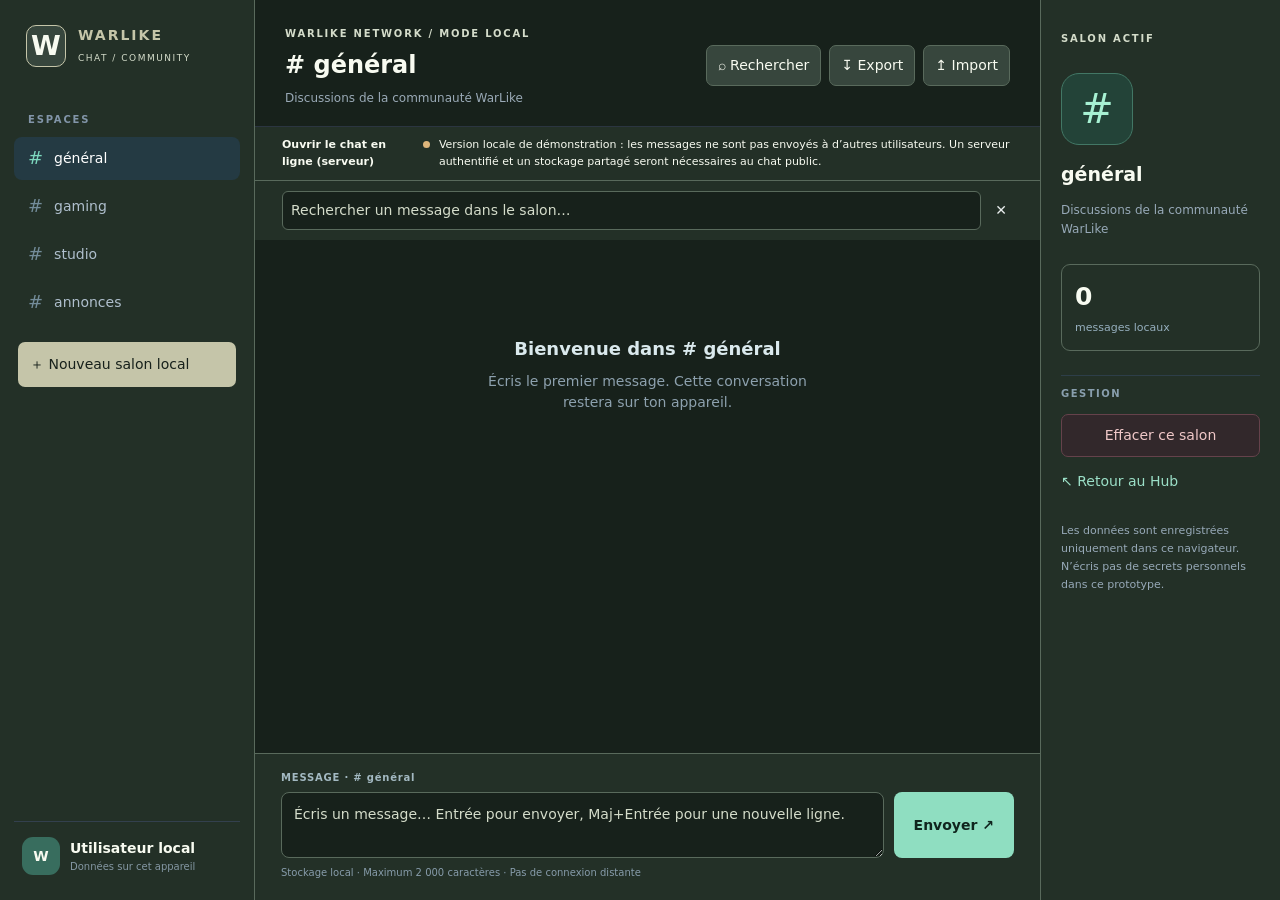
<file: local.html>
<!doctype html>
<html data-warlike-app="warlike-chat" lang="fr"><head><meta charset="utf-8"><meta name="viewport" content="width=device-width,initial-scale=1"><meta name="theme-color" content="#10171d"><title>WarLike Chat — Communauté</title><link rel="stylesheet" href="./style.css">
<link rel="stylesheet" href="./design-system/warlike-foundation.css?v=1.1">
<link rel="stylesheet" href="./design-system/warlike-shell.css?v=1.1">
</head>
<body><div class="shell">
<aside class="sidebar"><a class="brand" href="https://warlike-hub.pages.dev/" title="Retour au Hub"><span class="mark">W</span><span><b>WARLIKE</b><small>CHAT / COMMUNITY</small></span></a>
<div class="section-name">ESPACES</div><nav id="rooms" aria-label="Salons"></nav>
<button class="new-room" id="addRoom">＋ Nouveau salon local</button><div class="side-bottom"><div class="user-avatar">W</div><div><b>Utilisateur local</b><small id="storageStatus">Données sur cet appareil</small></div></div></aside>
<main class="main"><header class="top"><div><small class="kicker">WARLIKE NETWORK / MODE LOCAL</small><h1 id="roomTitle"># général</h1><span id="roomDesc">Discussions de la communauté WarLike</span></div><div class="header-actions"><button id="searchToggle" title="Chercher dans ce salon">⌕ Rechercher</button><button id="exportChat" title="Exporter les conversations au format JSON">↧ Export</button><label class="import-button">↥ Import<input id="importChat" type="file" accept=".json,application/json" hidden></label></div></header>
<div class="notice"><a href="./online.html" style="margin-right:12px;font-weight:700">Ouvrir le chat en ligne (serveur)</a><span class="dot"></span><span>Version locale de démonstration : les messages ne sont pas envoyés à d’autres utilisateurs. Un serveur authentifié et un stockage partagé seront nécessaires au chat public.</span></div>
<div class="searchbar" id="searchBar" hidden><input type="search" id="search" placeholder="Rechercher un message dans le salon…" aria-label="Rechercher"><button id="closeSearch" aria-label="Fermer la recherche">✕</button></div>
<section class="messages" id="messages" role="log" aria-live="polite" aria-label="Messages du salon"></section>
<form class="composer" id="composer"><label for="messageInput">MESSAGE · <span id="composerRoom"># général</span></label><div class="compose-row"><textarea id="messageInput" maxlength="2000" rows="2" placeholder="Écris un message… Entrée pour envoyer, Maj+Entrée pour une nouvelle ligne." required></textarea><button type="submit" id="send" aria-label="Envoyer le message">Envoyer ↗</button></div><small>Stockage local · Maximum 2 000 caractères · Pas de connexion distante</small></form></main>
<aside class="details"><span class="kicker">SALON ACTIF</span><div class="room-symbol">#</div><h2 id="detailName">général</h2><p id="detailDesc">Espace de discussion WarLike</p><div class="stat"><strong id="messageCount">0</strong><span>messages locaux</span></div><hr><h3>GESTION</h3><button id="clearRoom">Effacer ce salon</button><a href="https://warlike-hub.pages.dev/">↖ Retour au Hub</a><p class="small">Les données sont enregistrées uniquement dans ce navigateur. N’écris pas de secrets personnels dans ce prototype.</p></aside>
</div><dialog id="roomDialog"><form method="dialog" id="roomForm"><h2>Créer un salon local</h2><label>Nom<input id="newRoomName" maxlength="28" required placeholder="Ex. Mon équipe"></label><label>Description<input id="newRoomDesc" maxlength="90" placeholder="Objet du salon"></label><div class="dialog-actions"><button value="cancel" type="button" id="cancelRoom">Annuler</button><button id="createRoom" type="submit">Créer</button></div></form></dialog>
<script type="module" src="./app.js"></script></body></html>
</file>
<file: style.css>
:root{font:14px/1.5 Inter,system-ui,'Segoe UI',sans-serif;color:#e7eef5;background:#0c1118}*{box-sizing:border-box}body{margin:0}button,input,textarea{font:inherit}button{cursor:pointer}a{color:inherit;text-decoration:none}button:focus-visible,a:focus-visible,input:focus-visible,textarea:focus-visible{outline:2px solid #7fddc8;outline-offset:2px}.shell{display:grid;grid-template-columns:255px minmax(0,1fr) 240px;height:100dvh;min-height:500px}.sidebar{display:flex;flex-direction:column;background:#121a24;border-right:1px solid #2e3847;padding:25px 14px}.brand{display:flex;align-items:center;gap:12px;padding:0 12px;margin-bottom:45px}.mark{width:40px;height:42px;display:grid;place-items:center;border:1px solid #7ed9bd;background:#1c413c;border-radius:10px;font-size:27px;font-weight:900;color:#a7ffdd}.brand b{display:block;letter-spacing:2px}.brand small{font-size:9px;letter-spacing:1.5px;color:#78b5aa}.section-name,.kicker{font-size:10px;letter-spacing:1.8px;color:#8295a9;font-weight:700}.section-name{padding:0 14px;margin-bottom:10px}#rooms{display:grid;gap:5px}#rooms button{display:flex;gap:11px;width:100%;border:0;border-radius:8px;background:transparent;color:#afbfcd;padding:11px 14px;text-align:left}#rooms button span{color:#738c9a;font-size:18px;line-height:19px}#rooms button.active,#rooms button:hover{background:#243a43;color:white}#rooms button.active span{color:#7dd9bf}.new-room{margin:18px 4px;border:1px dashed #476173;background:#192632;color:#98bcb7;padding:11px;border-radius:8px;text-align:left}.side-bottom{margin-top:auto;padding:15px 8px 0;border-top:1px solid #33404e;display:flex;gap:10px;align-items:center}.user-avatar{width:38px;height:38px;display:grid;place-items:center;border-radius:11px;background:#386d5e;font-weight:800}.side-bottom small{display:block;font-size:10px;color:#8497a3}.main{min-width:0;display:flex;flex-direction:column;background:radial-gradient(circle at 82% -15%,#24453a50,transparent 44%),#0c131a}.top{border-bottom:1px solid #2b3541;padding:22px 30px 18px;display:flex;align-items:center;justify-content:space-between;gap:16px}.top h1{font-size:24px;margin:4px 0;font-weight:700}.top span{font-size:12px;color:#9aaab7}.header-actions{display:flex;gap:8px;flex-wrap:wrap}.header-actions button,.import-button{border:1px solid #3a4b5b;background:#1c2a35;color:#cfdfeb;border-radius:7px;padding:9px 11px;cursor:pointer}.header-actions button:hover,.import-button:hover{background:#2a4249}.notice{display:flex;align-items:flex-start;gap:9px;background:#182b32;border-bottom:1px solid #2c4b4b;padding:10px 27px;color:#a9c9c5;font-size:11px}.dot{display:block;width:7px;height:7px;border-radius:50%;background:#ddb57b;flex-shrink:0;margin-top:4px}.messages{flex:1;overflow-y:auto;padding:25px 30px;scrollbar-width:thin}.empty{margin:70px auto;max-width:370px;text-align:center;color:#8da1ae}.empty b{display:block;color:#dae9ed;font-size:18px;margin-bottom:9px}.message{display:flex;gap:12px;margin:0 0 24px;max-width:850px}.avatar{height:38px;width:38px;background:#244a47;border:1px solid #427d72;border-radius:11px;display:grid;place-items:center;color:#b1f6df;flex-shrink:0;font-weight:800}.message header{display:flex;align-items:center;gap:10px}.message header b{font-size:13px}.message time{color:#82919e;font-size:10px}.message p{margin:5px 0;white-space:pre-wrap;overflow-wrap:anywhere;font-size:13px;color:#cddae4}.message main{flex:1;min-width:0}.message .delete{margin-left:auto;border:0;color:#8699a6;background:none;font-size:12px;visibility:hidden}.message:hover .delete,.message .delete:focus-visible{visibility:visible}.composer{background:#121c26;border-top:1px solid #2e404c;padding:16px 26px 20px}.composer label{display:block;color:#a3b9c2;font-weight:800;letter-spacing:.8px;font-size:10px;margin-bottom:7px}.compose-row{display:flex;gap:10px;align-items:stretch}.compose-row textarea{flex:1;min-width:0;resize:vertical;max-height:190px;min-height:60px;border:1px solid #435262;border-radius:8px;background:#1c2c37;color:#e8f3f2;padding:11px 12px}.compose-row button{background:#8fdec1;color:#10251e;border:0;border-radius:8px;padding:0 20px;font-weight:800}.composer small{display:block;margin-top:7px;font-size:10px;color:#879cab}.details{background:#141e29;border-left:1px solid #2e3846;padding:27px 20px}.room-symbol{height:72px;width:72px;border:1px solid #427765;border-radius:18px;background:#234338;display:grid;place-items:center;font-size:40px;color:#a7f1d3;margin:25px 0 15px}.details h2{font-size:19px;margin:0}.details p{color:#97a9b8;font-size:12px;line-height:1.65}.stat{margin:24px 0;padding:13px;background:#1e2d39;border:1px solid #344858;border-radius:9px}.stat strong{font-size:25px;display:block}.stat span{color:#96afbe;font-size:11px}.details hr{border:0;border-top:1px solid #2d3e49}.details h3{color:#899fae;font-size:10px;letter-spacing:1.5px}.details button{display:block;background:#32282b;border:1px solid #65424b;color:#f0c8c8;border-radius:7px;padding:10px;width:100%;margin:13px 0}.details a{display:block;color:#9bdfc7;margin:14px 0}.details .small{font-size:11px;margin-top:30px}.searchbar{display:flex;gap:8px;padding:10px 27px;background:#15242d}.searchbar input{flex:1;min-width:0;background:#253744;border:1px solid #4b6571;color:#e8f3f3;padding:8px;border-radius:6px}.searchbar button{background:transparent;color:#e9eeee;border:0}dialog{background:#17242e;color:#e9f0f7;border:1px solid #4b6470;border-radius:12px;min-width:min(440px,95vw);box-shadow:0 15px 70px #0009}dialog::backdrop{background:#050b11bc}dialog h2{margin:0 0 19px}dialog label{display:grid;gap:6px;margin:13px 0;font-size:12px}dialog input{background:#243541;border:1px solid #526371;border-radius:6px;padding:9px;color:white}.dialog-actions{display:flex;justify-content:end;gap:9px;margin-top:23px}.dialog-actions button{background:#285e50;color:white;border:0;border-radius:6px;padding:9px 15px}@media(max-width:1100px){.shell{grid-template-columns:230px minmax(0,1fr)}.details{display:none}}@media(max-width:640px){.shell{grid-template-columns:1fr;grid-template-rows:auto minmax(0,1fr);height:100dvh}.sidebar{padding:10px 10px 4px;border-right:0;border-bottom:1px solid #354956}.brand{margin:0 0 8px}.mark{width:32px;height:32px;font-size:20px}.section-name,.side-bottom{display:none}#rooms{display:flex;gap:5px;overflow-x:auto}#rooms button{min-width:max-content;padding:7px 10px}.new-room{margin:5px 0;padding:7px}.top{padding:13px 16px;align-items:flex-start}.top h1{font-size:19px}.header-actions{gap:4px}.header-actions button,.import-button{font-size:11px;padding:6px}.messages{padding:18px 15px}.composer{padding:12px}.compose-row button{padding:0 12px}.notice{padding:7px 12px}}
</file>
<file: design-system/warlike-shell.css>
/* WarLike shell adapter — presentation only; retain app layout and semantic states. */
html[data-warlike-app="warlike-chat"],html[data-warlike-app="warlike-chat"] body.light{--bg:var(--wl-bg);--panel:var(--wl-surface);--panel2:var(--wl-surface-alt);--surface:var(--wl-surface);--soft:var(--wl-surface-alt);--side:var(--wl-bg);--line:var(--wl-border);--text:var(--wl-text);--white:var(--wl-text);--muted:var(--wl-text-muted);--accent:var(--wl-accent);--green:var(--wl-accent);--primary:var(--wl-primary);--teal:var(--wl-accent);}
html[data-warlike-app="warlike-chat"] :is(.sidebar,.details,.composer,.notice,.stat,.searchbar,dialog){background:var(--wl-surface);border-color:var(--wl-border);color:var(--wl-text)}
html[data-warlike-app="warlike-chat"] :is(.hero,.welcome){background:linear-gradient(115deg,var(--wl-surface-alt),var(--wl-surface));border-color:var(--wl-border);color:var(--wl-text)}
html[data-warlike-app="warlike-chat"] :is(.brand small,.brand-sub,.muted,.hint,.tag,.pill,.kicker,.side-title){color:var(--wl-text-muted)}
html[data-warlike-app="warlike-chat"] :is(.eyebrow,.brand em,.brand b,.brand strong span,.logo span){color:var(--wl-accent)}
html[data-warlike-app="warlike-chat"] :is(.primary,.btn.primary,.button:not(.secondary),.cta,.read,.new-room,.export-btn,.compose-launch,.hub-primary){background:var(--wl-primary);border-color:var(--wl-primary);color:var(--wl-primary-text);border-radius:var(--wl-radius-sm)}
html[data-warlike-app="warlike-chat"] :is(.primary,.btn.primary,.cta,.read,.export-btn,.compose-launch):hover:not(:disabled){background:var(--wl-surface-alt);color:var(--wl-text);border-color:var(--wl-focus)}
html[data-warlike-app="warlike-chat"] :is(.btn:not(.primary),.secondary,.button.secondary,.ghost,.outline,.import-button,.header-actions button){background:var(--wl-surface-alt);border-color:var(--wl-border);color:var(--wl-text)}
html[data-warlike-app="warlike-chat"] :is(input:not([type=color]):not([type=range]):not([type=checkbox]):not([type=radio]):not([type=file]),select,textarea){background:var(--wl-bg);border-color:var(--wl-border);color:var(--wl-text)}
html[data-warlike-app="warlike-chat"] :is(input,textarea)::placeholder{color:var(--wl-text-muted);opacity:1}
html[data-warlike-app="warlike-chat"] :is(nav button,nav a,.nav button,.filters button,.filter,.tab):is(.active,[aria-current=page],[aria-current=true],[aria-pressed=true]){background:var(--wl-surface-alt);border-color:var(--wl-focus);color:var(--wl-text)}
html[data-warlike-app="warlike-chat"] :is(.mark,.brand-mark,.logo:not(a),.brand .mark){background:var(--wl-forest);border-color:var(--wl-sage);color:var(--wl-ivory)}
html[data-warlike-app="warlike-chat"] .main{background:var(--wl-bg)}
</file>
